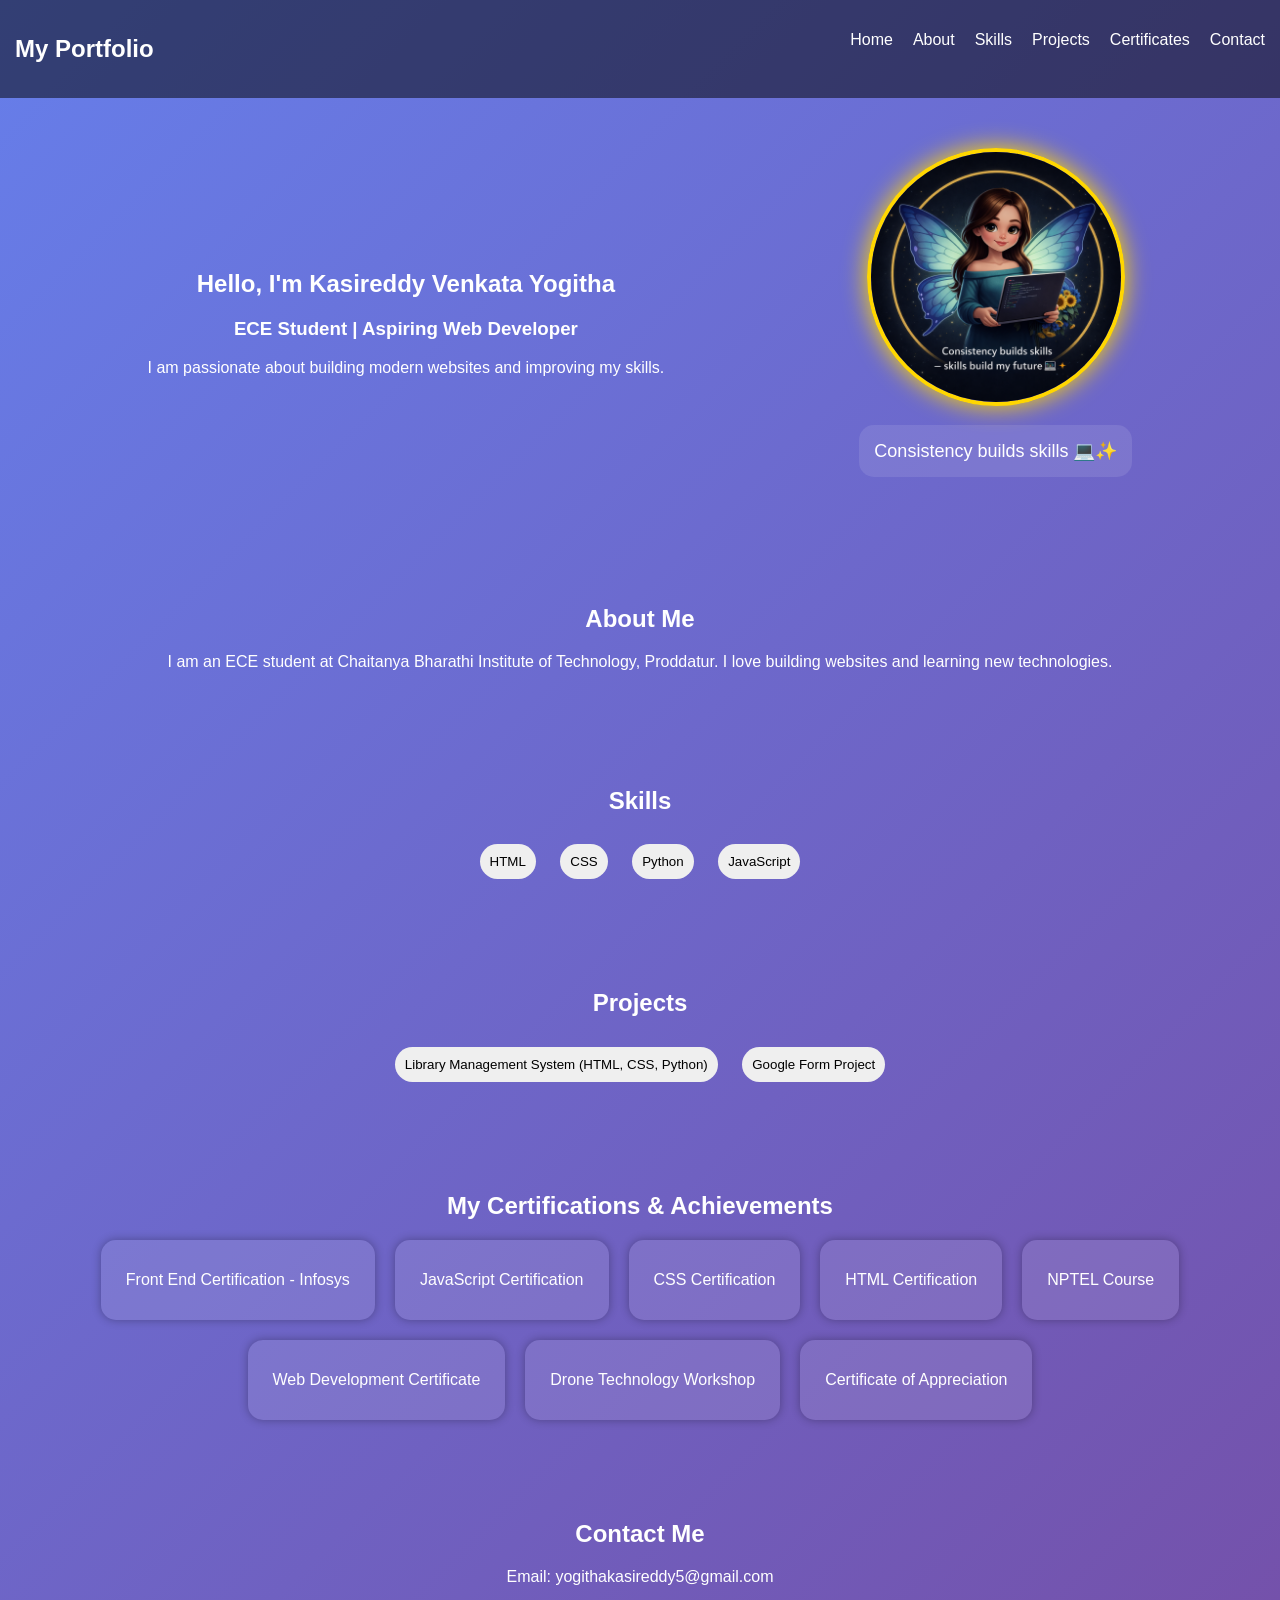
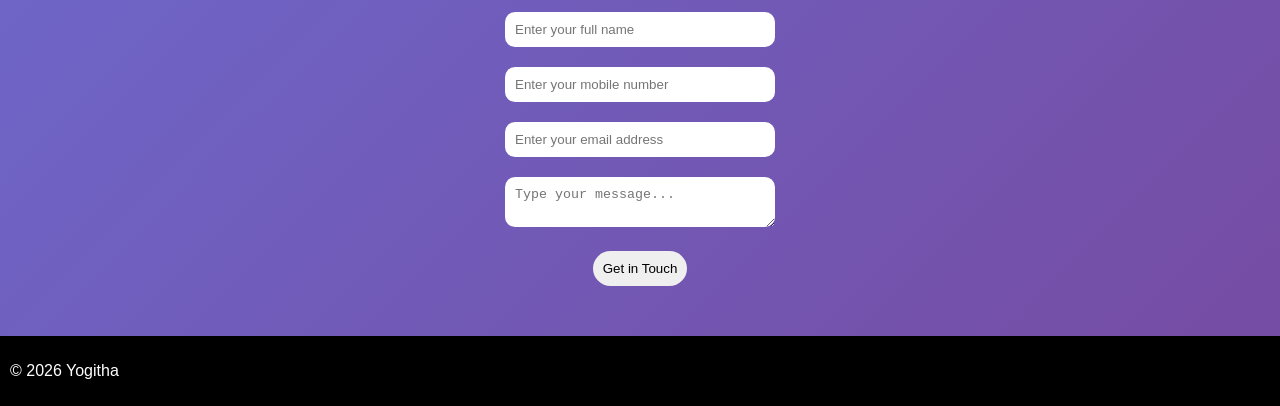
<file: Portfolio/index.html>
<!DOCTYPE html>
<html>
<head>
    <title>Yogitha Portfolio</title>
    <link rel="stylesheet" href="style.css">
</head>
<body>

<nav>
    <h2>My Portfolio</h2>
    <ul>
        <li><a href="#">Home</a></li>
        <li><a href="#about">About</a></li>
        <li><a href="#skills">Skills</a></li>
        <li><a href="#projects">Projects</a></li>
        <li><a href="#certificates">Certificates</a></li>
        <li><a href="#contact">Contact</a></li>
    </ul>
</nav>

<section class="home">
    <div class="text">
        <h1>Hello, I'm Kasireddy Venkata Yogitha</h1>
        <h3>ECE Student | Aspiring Web Developer</h3>
        <p>I am passionate about building modern websites and improving my skills.</p>
    </div>

    <div class="image">
        <img src="profile.png" alt="Profile Photo">
        <p class="quote">Consistency builds skills 💻✨</p>
    </div>
</section>

<section id="about">
    <h2>About Me</h2>
    <p>
        I am an ECE student at Chaitanya Bharathi Institute of Technology, Proddatur.
        I love building websites and learning new technologies.
    </p>
</section>

<section id="skills">
    <h2>Skills</h2>
    <button>HTML</button>
    <button>CSS</button>
    <button>Python</button>
    <button>JavaScript</button>
</section>

<section id="projects">
    <h2>Projects</h2>
    <button>Library Management System (HTML, CSS, Python)</button>
    <button>Google Form Project</button>
</section>

<section id="certificates">
    <h2>My Certifications & Achievements</h2>

    <div class="cert-container">
        <div><p>Front End Certification - Infosys</p></div>
        <div><p>JavaScript Certification</p></div>
        <div><p>CSS Certification</p></div>
        <div><p>HTML Certification</p></div>
        <div><p>NPTEL Course</p></div>
        <div><p>Web Development Certificate</p></div>
        <div><p>Drone Technology Workshop</p></div>
        <div><p>Certificate of Appreciation</p></div>
    </div>
</section>

<section id="contact">
    <h2>Contact Me</h2>
    <p>Email: yogithakasireddy5@gmail.com</p>

    <form>
        <input type="text" placeholder="Enter your full name"><br>
        <input type="text" placeholder="Enter your mobile number"><br>
        <input type="email" placeholder="Enter your email address"><br>
        <textarea placeholder="Type your message..."></textarea><br>
        <button>Get in Touch</button>
    </form>
</section>

<footer>
    <p>© 2026 Yogitha</p>
</footer>

</body>
</html>
</file>
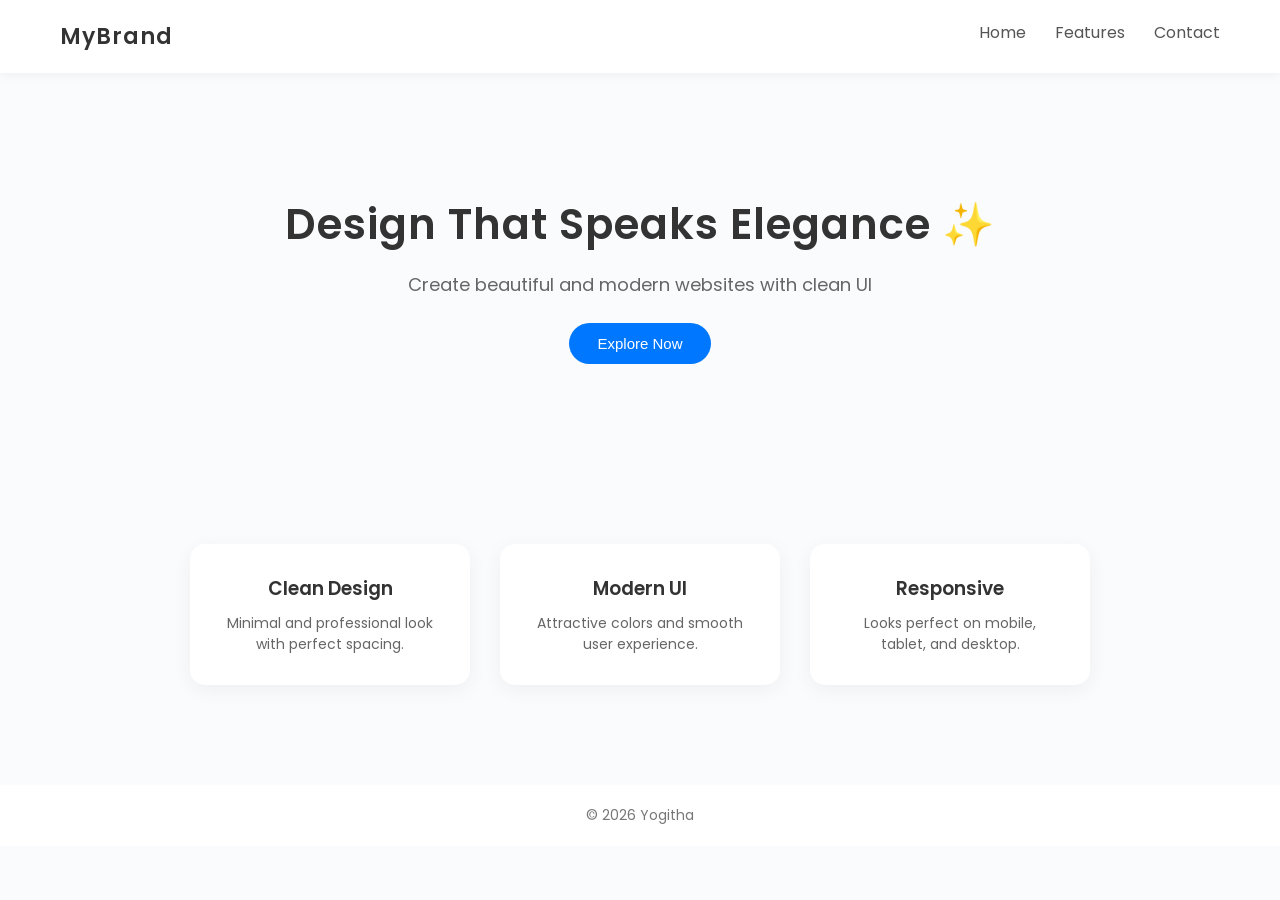
<file: Task2_LandingPage/index.html>
<!DOCTYPE html>
<html lang="en">
<head>
    <meta charset="UTF-8">
    <title>Elegant Landing Page</title>

    <!-- Google Font -->
    <link href="https://fonts.googleapis.com/css2?family=Poppins:wght@300;400;600&display=swap" rel="stylesheet">

    <link rel="stylesheet" href="style.css">
</head>
<body>

<header>
    <h1 class="logo">MyBrand</h1>
    <nav>
        <a href="#">Home</a>
        <a href="#">Features</a>
        <a href="#">Contact</a>
    </nav>
</header>

<section class="hero">
    <h2>Design That Speaks Elegance ✨</h2>
    <p>Create beautiful and modern websites with clean UI</p>
    <button>Explore Now</button>
</section>

<section class="features">
    <div class="card">
        <h3>Clean Design</h3>
        <p>Minimal and professional look with perfect spacing.</p>
    </div>

    <div class="card">
        <h3>Modern UI</h3>
        <p>Attractive colors and smooth user experience.</p>
    </div>

    <div class="card">
        <h3>Responsive</h3>
        <p>Looks perfect on mobile, tablet, and desktop.</p>
    </div>
</section>

<footer>
    <p>© 2026 Yogitha </p>
</footer>

</body>
</html>
</file>
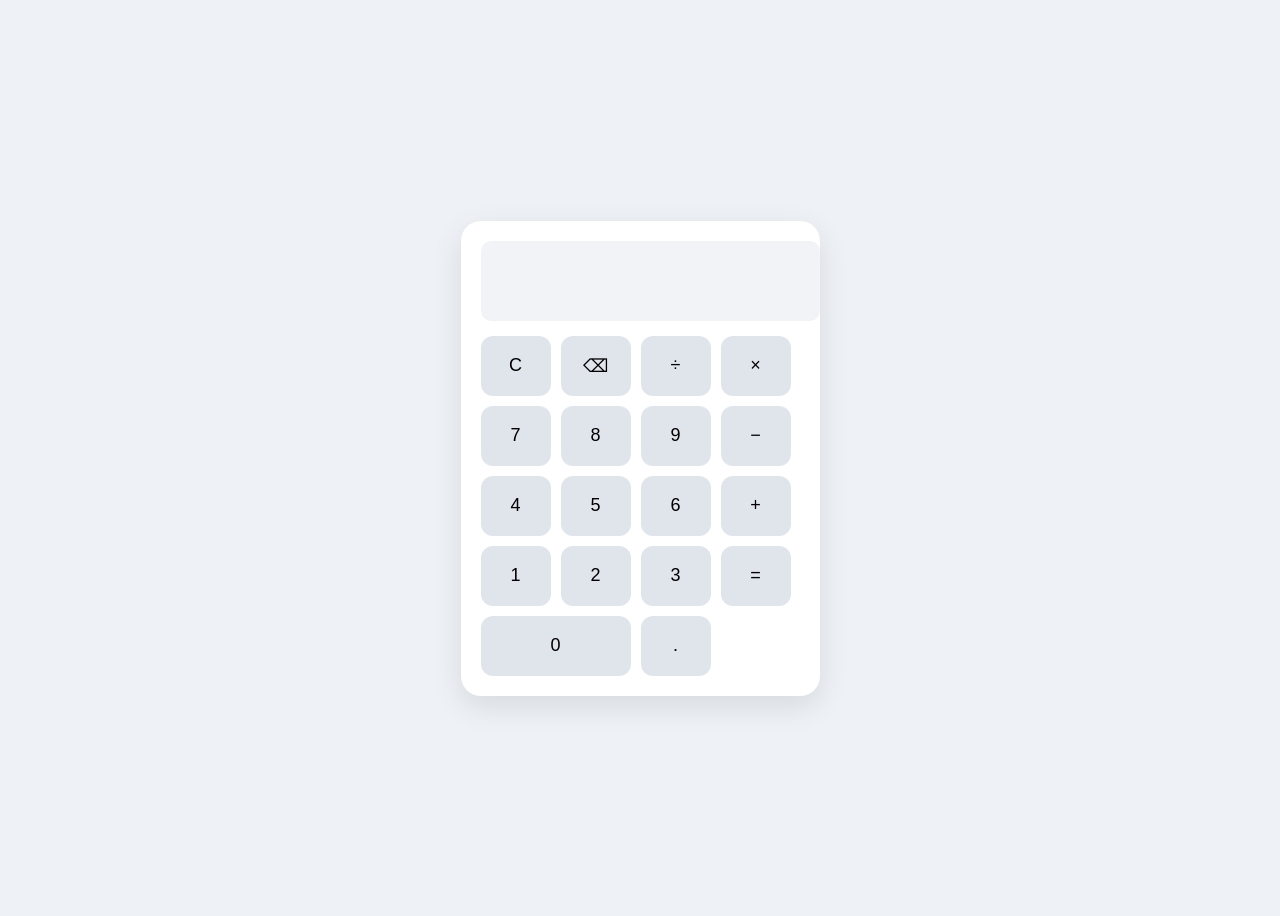
<file: Task3_Calculator/index.html>
<!DOCTYPE html>
<html>
<head>
    <title>Calculator</title>
    <link rel="stylesheet" href="style.css">
</head>

<body>

<div class="calculator">

    <!-- Display screen -->
    <input type="text" id="display" readonly>

    <!-- Buttons -->
    <div class="buttons">
        <button onclick="clearDisplay()">C</button>
        <button onclick="deleteLast()">⌫</button>
        <button onclick="append('/')">÷</button>
        <button onclick="append('*')">×</button>

        <button onclick="append('7')">7</button>
        <button onclick="append('8')">8</button>
        <button onclick="append('9')">9</button>
        <button onclick="append('-')">−</button>

        <button onclick="append('4')">4</button>
        <button onclick="append('5')">5</button>
        <button onclick="append('6')">6</button>
        <button onclick="append('+')">+</button>

        <button onclick="append('1')">1</button>
        <button onclick="append('2')">2</button>
        <button onclick="append('3')">3</button>
        <button onclick="calculate()">=</button>

        <button class="zero" onclick="append('0')">0</button>
        <button onclick="append('.')">.</button>
    </div>

</div>

<script src="script.js"></script>
</body>
</html>
</file>
<file: Portfolio/style.css>
body {
    margin: 0;
    font-family: Arial;
    background: linear-gradient(135deg, #667eea, #764ba2);
    color: white;
}

/* Navbar */
nav {
    display: flex;
    justify-content: space-between;
    padding: 15px;
    background: rgba(0,0,0,0.5);
}

nav ul {
    list-style: none;
    display: flex;
    gap: 20px;
}

nav a {
    color: white;
    text-decoration: none;
}

/* Home */
.home {
    display: flex;
    justify-content: space-around;
    align-items: center;
    padding: 50px;
}

/* Profile Image */
.image img {
    width: 250px;
    border-radius: 50%;
    border: 4px solid gold;
    box-shadow: 0 0 25px gold;
    transition: 0.3s;
}

.image img:hover {
    transform: scale(1.08);
    box-shadow: 0 0 40px cyan;
}

/* Quote */
.quote {
    font-size: 18px;
    margin-top: 15px;
    background: rgba(255,255,255,0.1);
    padding: 15px;
    border-radius: 15px;
}

/* Sections */
section {
    padding: 40px;
    text-align: center;
}

/* Buttons */
button {
    padding: 10px;
    margin: 10px;
    border-radius: 20px;
    border: none;
    cursor: pointer;
}

button:hover {
    background: yellow;
    color: black;
}

/* Certificates */
.cert-container {
    display: flex;
    flex-wrap: wrap;
    justify-content: center;
    gap: 20px;
}

.cert-container div {
    background: rgba(255,255,255,0.1);
    padding: 15px 25px;
    border-radius: 15px;
    box-shadow: 0 0 10px rgba(0,0,0,0.3);
    transition: 0.3s;
}

.cert-container div:hover {
    transform: scale(1.05);
    background: rgba(255,255,255,0.2);
}

/* Contact */
input, textarea {
    width: 250px;
    margin: 10px;
    padding: 10px;
    border-radius: 10px;
    border: none;
}

/* Footer */
footer {
    background: black;
    padding: 10px;
}
</file>
<file: Task2_LandingPage/style.css>
/* Reset */
* {
    margin: 0;
    padding: 0;
    box-sizing: border-box;
}

/* Body */
body {
    font-family: 'Poppins', sans-serif;
    background: #f9fbfd;
    color: #333;
}

/* Header */
header {
    display: flex;
    justify-content: space-between;
    padding: 20px 60px;
    background: white;
    box-shadow: 0 2px 10px rgba(0,0,0,0.05);
}

.logo {
    font-weight: 600;
    font-size: 22px;
    letter-spacing: 1px;
}

nav a {
    margin-left: 25px;
    text-decoration: none;
    color: #555;
    font-weight: 400;
    transition: 0.3s;
}

nav a:hover {
    color: #0077ff;
}

/* Hero */
.hero {
    text-align: center;
    padding: 120px 20px;
}

.hero h2 {
    font-size: 42px;
    font-weight: 600;
    letter-spacing: 1px;
}

.hero p {
    margin-top: 15px;
    font-size: 18px;
    color: #666;
}

.hero button {
    margin-top: 25px;
    padding: 12px 28px;
    border: none;
    background: #0077ff;
    color: white;
    border-radius: 30px;
    font-size: 15px;
    cursor: pointer;
    transition: 0.3s;
}

.hero button:hover {
    background: #0056cc;
}

/* Features */
.features {
    display: flex;
    justify-content: center;
    gap: 30px;
    padding: 60px 20px;
}

.card {
    background: white;
    padding: 30px;
    width: 280px;
    border-radius: 15px;
    text-align: center;
    box-shadow: 0 5px 20px rgba(0,0,0,0.05);
    transition: 0.3s;
}

.card h3 {
    margin-bottom: 10px;
    font-weight: 600;
}

.card p {
    color: #666;
    font-size: 14px;
}

.card:hover {
    transform: translateY(-8px);
}

/* Footer */
footer {
    text-align: center;
    padding: 20px;
    background: white;
    color: #777;
    font-size: 14px;
    margin-top: 40px;
}

/* Responsive */
@media (max-width: 768px) {
    .features {
        flex-direction: column;
        align-items: center;
    }
}
</file>
<file: Task3_Calculator/style.css>
body {
    display: flex;
    justify-content: center;
    align-items: center;
    height: 100vh;
    background: #eef2f7;
    font-family: 'Segoe UI', sans-serif;
}

.calculator {
    background: white;
    padding: 20px;
    border-radius: 20px;
    box-shadow: 0 10px 30px rgba(0,0,0,0.1);
}

/* Display */
#display {
    width: 100%;
    height: 60px;
    border: none;
    background: #f1f3f6;
    border-radius: 10px;
    margin-bottom: 15px;
    text-align: right;
    font-size: 24px;
    padding: 10px;
}

/* Buttons grid */
.buttons {
    display: grid;
    grid-template-columns: repeat(4, 70px);
    gap: 10px;
}

/* Buttons */
button {
    height: 60px;
    border: none;
    border-radius: 12px;
    font-size: 18px;
    background: #e0e5ec;
    cursor: pointer;
    transition: 0.2s;
}

button:hover {
    background: #d1d9e6;
}

.zero {
    grid-column: span 2;
}
</file>
